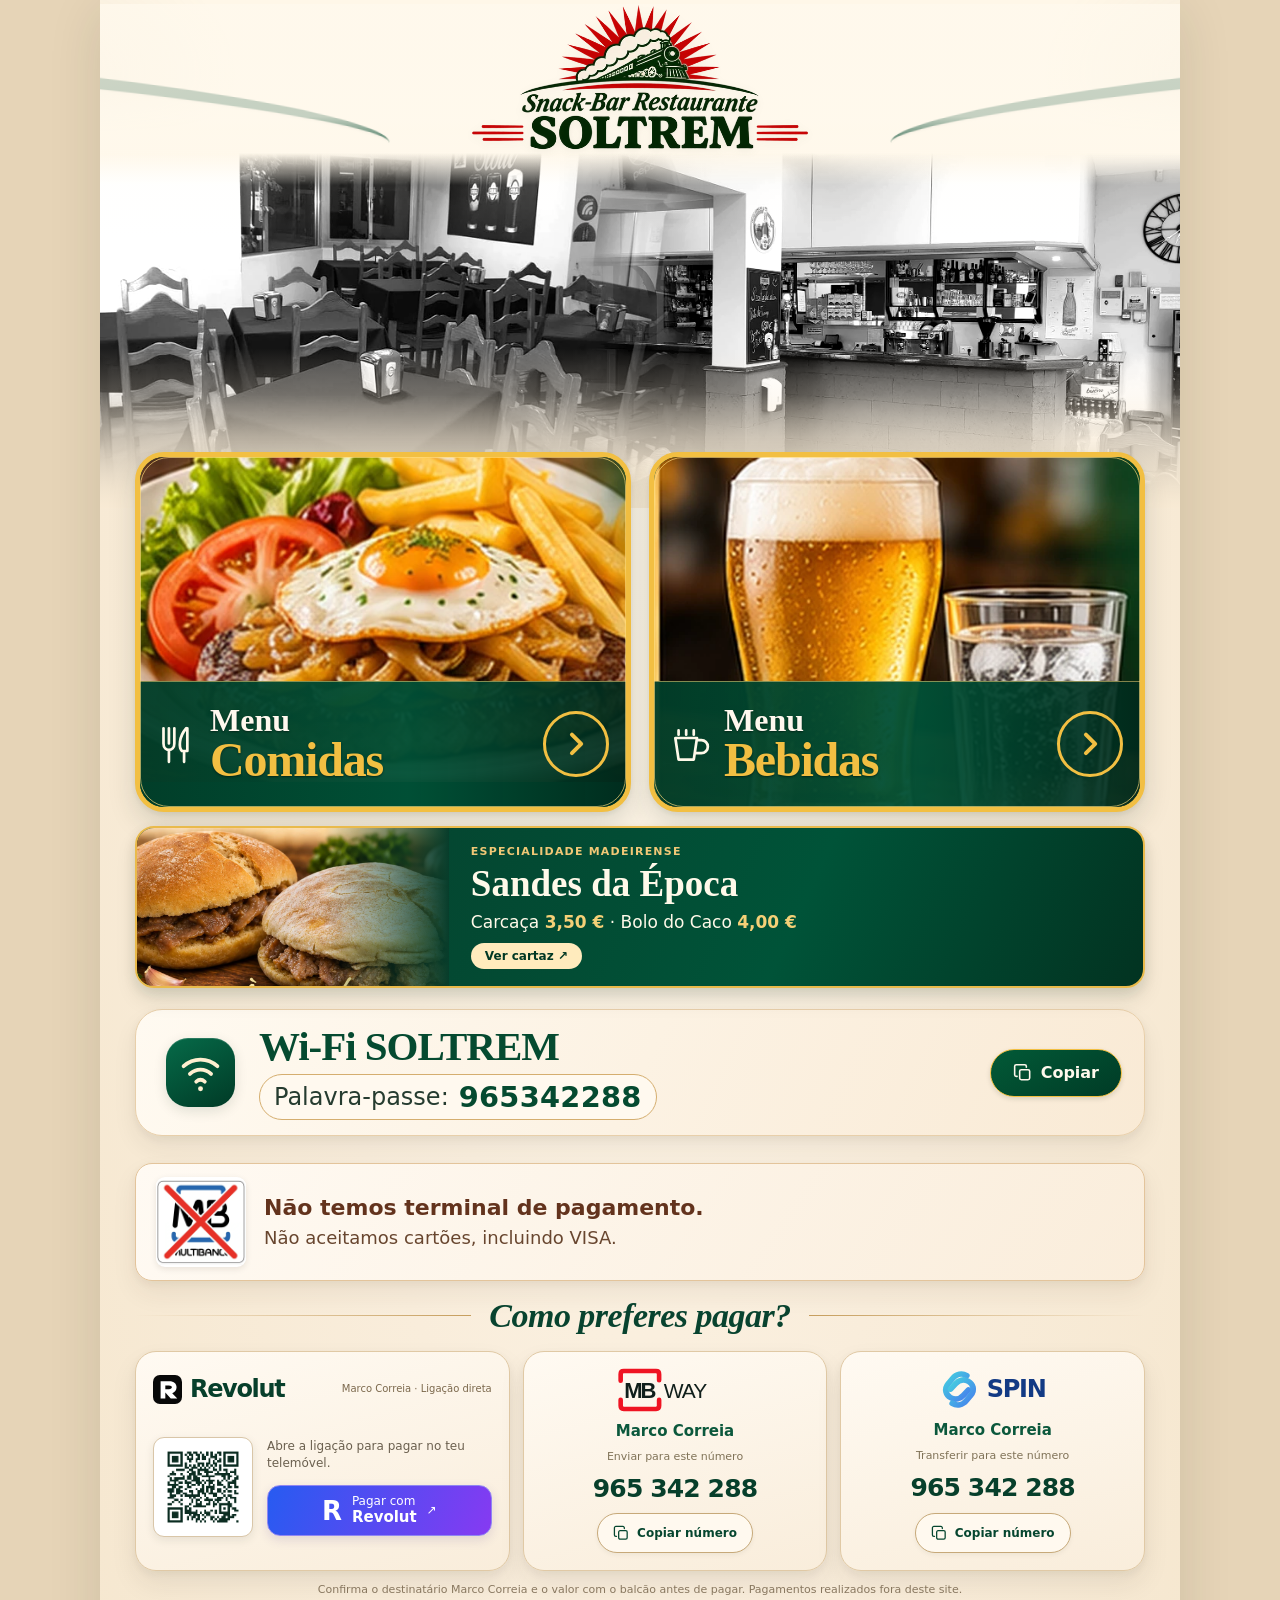
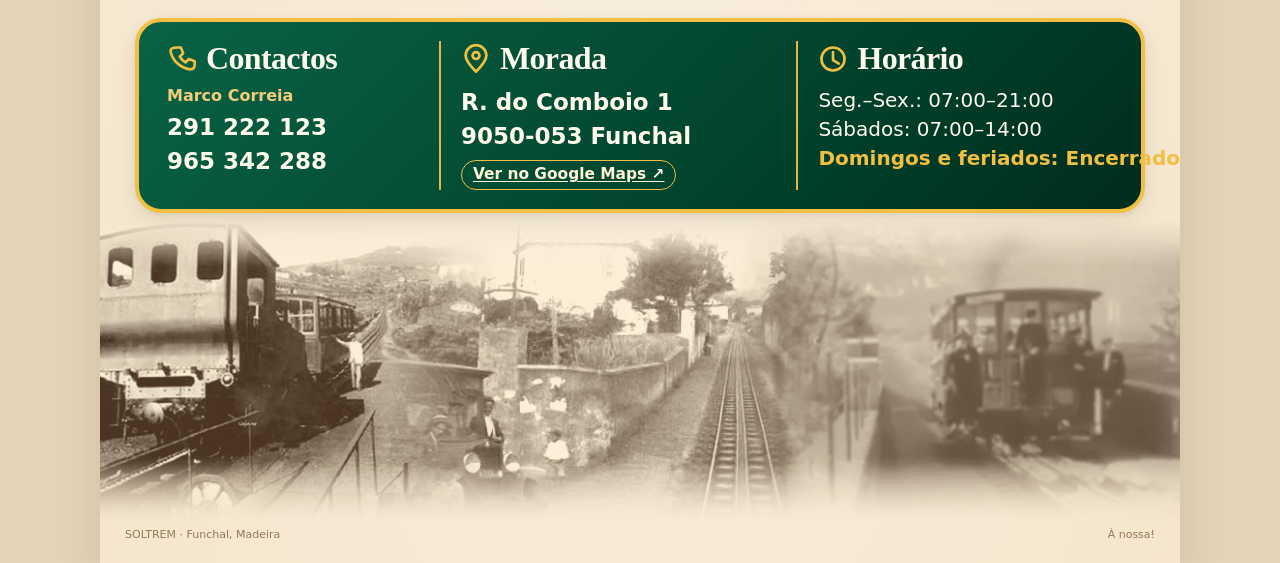
<file: index.html>
<!doctype html>
<html lang="pt-PT">
<head>
  <meta charset="utf-8">
  <meta name="viewport" content="width=device-width, initial-scale=1, viewport-fit=cover">
  <meta name="theme-color" content="#073a27">
  <meta name="description" content="SOLTREM — Snack-Bar Restaurante no Funchal. Consulta os menus de comidas, bebidas e Sandes da Época, Wi-Fi, pagamentos e contactos.">
  <title>SOLTREM | Snack-Bar Restaurante · Funchal</title>
  <link rel="icon" type="image/png" href="assets/favicon.png">
  <link rel="preload" href="assets/logo.webp" as="image" type="image/webp">
  <link rel="preload" href="assets/bar-pb.webp" as="image" type="image/webp">
  <link rel="stylesheet" href="styles.css">
  <link rel="stylesheet" href="viewer.css">
  <script src="menu.js" defer></script>
  <script src="site.js" defer></script>
</head>
<body>
  <a class="skip" href="#menus">Saltar para os menus</a>
  <div class="site-shell">
    <header class="hero" aria-label="SOLTREM — Snack-Bar Restaurante">
      <div class="hero-ornament hero-ornament-left" aria-hidden="true"></div>
      <div class="hero-ornament hero-ornament-right" aria-hidden="true"></div>
      <div class="hero-brand"><img src="assets/logo.webp" width="920" height="307" alt="Snack-Bar Restaurante SOLTREM — logótipo do comboio" fetchpriority="high"></div>
      <div class="hero-bar"><img src="assets/bar-pb.webp" width="2560" height="890" alt="Fotografias reais da sala e do balcão do SOLTREM, a preto e branco"></div>
    </header>

    <main>
      <section id="menus" class="menus section-width" aria-label="Escolher o menu">
        <div class="menu-grid">
          <a class="menu-card menu-card-food" href="comidas.html" data-menu="comidas" aria-label="Abrir o menu de comidas">
            <img src="assets/prego.webp" width="672" height="608" alt="Prego no prato com ovo, batatas e salada" decoding="async">
            <span class="menu-caption">
              <svg class="menu-icon" aria-hidden="true" viewBox="0 0 36 36"><path d="M6 3v14m5-14v14m5-14v14M6 17c0 8 10 8 10 0m-5 7v10M27 3c-7 8-7 18-4 21h5V3m-3 21v10"/></svg>
              <span class="menu-label"><small>Menu</small><strong>Comidas</strong></span>
              <span class="circle-arrow" aria-hidden="true"><svg viewBox="0 0 24 24" fill="none" xmlns="http://www.w3.org/2000/svg"><path d="m9 5 7 7-7 7"/></svg></span>
            </span>
          </a>
          <a class="menu-card" href="bebidas.html" data-menu="bebidas" aria-label="Abrir o menu de bebidas">
            <img src="assets/bebidas-foto.webp" width="632" height="618" alt="Cerveja e copo de água" decoding="async">
            <span class="menu-caption">
              <svg class="menu-icon" aria-hidden="true" viewBox="0 0 36 36"><path d="M4 12h20l-3 20H7L4 12Zm20 2h4a6 6 0 0 1 0 12h-5M7 5v4m7-4v4m7-4v4"/></svg>
              <span class="menu-label"><small>Menu</small><strong>Bebidas</strong></span>
              <span class="circle-arrow" aria-hidden="true"><svg viewBox="0 0 24 24" fill="none" xmlns="http://www.w3.org/2000/svg"><path d="m9 5 7 7-7 7"/></svg></span>
            </span>
          </a>
        </div>
        <a class="special-card" href="epoca.html" data-menu="epoca" aria-label="Abrir o cartaz Sandes da Época — Carne de Vinha d’Alhos">
          <span class="special-photo"><img src="assets/epoca-foto.webp" width="1040" height="500" loading="lazy" decoding="async" alt="Sandes de Carne de Vinha d’Alhos na carcaça e no bolo do caco"></span>
          <span class="special-content">
            <span class="special-eyebrow">Especialidade madeirense</span>
            <strong>Sandes da Época</strong>
            <span class="special-prices">Carcaça <b>3,50 €</b> <span aria-hidden="true">·</span> Bolo do Caco <b>4,00 €</b></span>
            <span class="special-cta">Ver cartaz <span aria-hidden="true">↗</span></span>
          </span>
        </a>
      </section>

      <section id="wifi" class="wifi section-width" aria-labelledby="wifi-heading">
        <span class="wifi-icon-badge" aria-hidden="true">
          <svg class="wifi-symbol" viewBox="0 0 64 64" fill="none">
            <path d="M8 23c13.6-12.4 34.4-12.4 48 0"/>
            <path d="M17 34c8.6-8 21.4-8 30 0"/>
            <path d="M26 45c3.7-3.2 8.3-3.2 12 0"/>
            <circle cx="32" cy="55" r="3.5"/>
          </svg>
        </span>
        <div class="wifi-detail">
          <h2 id="wifi-heading">Wi-Fi <span>SOLTREM</span></h2>
          <p>Palavra-passe: <strong>965342288</strong></p>
        </div>
        <button type="button" class="copy-button wifi-button" data-copy="965342288" data-label="Palavra-passe Wi-Fi">
          <svg aria-hidden="true" viewBox="0 0 24 24"><rect x="8" y="8" width="12" height="12" rx="2"/><path d="M16 5V4a2 2 0 0 0-2-2H4a2 2 0 0 0-2 2v10a2 2 0 0 0 2 2h1"/></svg><span>Copiar</span>
        </button>
      </section>

      <section id="pagamentos" class="payments section-width" aria-labelledby="payments-heading">
        <div class="card-warning" role="note" aria-label="Não temos terminal de pagamento. Não aceitamos cartões, incluindo VISA.">
          <img class="card-warning-photo" src="assets/multibanco-riscado.webp" width="1520" height="1445" loading="lazy" decoding="async" alt="Símbolo MULTIBANCO riscado com uma cruz vermelha">
          <div class="card-warning-message">
            <strong>Não temos terminal de pagamento.</strong>
            <span>Não aceitamos cartões, incluindo VISA.</span>
          </div>
        </div>
        <div class="payments-heading">
          <span class="payments-heading-line" aria-hidden="true"></span>
          <h2 id="payments-heading">Como preferes pagar?</h2>
          <span class="payments-heading-line" aria-hidden="true"></span>
        </div>
        <div class="payment-grid">
          <article class="pay-option pay-option-revolut" aria-label="Pagar com Revolut">
            <div class="pay-option-top">
              <div class="pay-brand pay-brand-revolut"><img src="assets/brand-revolut.svg" width="30" height="30" alt=""><strong>Revolut</strong></div>
              <span class="pay-kind">Marco Correia · Ligação direta</span>
            </div>
            <div class="pay-option-revolut-main">
              <button class="pay-qr" type="button" data-qr-open aria-label="Ampliar QR Code da Revolut"><img src="assets/revolut-qr.png" width="118" height="118" alt="QR Code de pagamento Revolut"></button>
              <div class="pay-revolut-actions">
                <p>Abre a ligação para pagar no teu telemóvel.</p>
                <a class="pay-revolut-button" href="https://revolut.me/marcocorreia73" rel="noopener noreferrer" target="_blank"><span class="pay-revolut-r">R</span><span>Pagar com <strong>Revolut</strong></span><span aria-hidden="true">↗</span></a>
              </div>
            </div>
          </article>
          <article class="pay-option pay-option-mbway" aria-label="Pagar com MB WAY">
            <div class="pay-option-top"><img class="pay-brand-img pay-mbway-logo" src="assets/brand-mbway.svg" width="162" height="62" alt="MB WAY"></div>
            <span class="pay-recipient">Marco Correia</span>
            <span class="pay-phone-label">Enviar para este número</span>
            <strong class="pay-number">965 342 288</strong>
            <button type="button" class="pay-copy" data-copy="965342288" data-label="Número MB WAY" aria-label="Copiar número MB WAY"><svg aria-hidden="true" viewBox="0 0 24 24"><rect x="8" y="8" width="12" height="12" rx="2"/><path d="M16 5V4a2 2 0 0 0-2-2H4a2 2 0 0 0-2 2v10a2 2 0 0 0 2 2h1"/></svg><span>Copiar número</span></button>
          </article>
          <article class="pay-option pay-option-spin" aria-label="Transferência por SPIN">
            <div class="pay-option-top"><div class="pay-brand pay-brand-spin"><img src="assets/brand-spin.svg" width="39" height="39" alt=""><strong>SPIN</strong></div></div>
            <span class="pay-recipient">Marco Correia</span>
            <span class="pay-phone-label">Transferir para este número</span>
            <strong class="pay-number">965 342 288</strong>
            <button type="button" class="pay-copy" data-copy="965342288" data-label="Número SPIN" aria-label="Copiar número SPIN"><svg aria-hidden="true" viewBox="0 0 24 24"><rect x="8" y="8" width="12" height="12" rx="2"/><path d="M16 5V4a2 2 0 0 0-2-2H4a2 2 0 0 0-2 2v10a2 2 0 0 0 2 2h1"/></svg><span>Copiar número</span></button>
          </article>
        </div>
        <p class="payment-disclaimer">Confirma o destinatário Marco Correia e o valor com o balcão antes de pagar. Pagamentos realizados fora deste site.</p>
      </section>

      <section id="contactos" class="contacts section-width" aria-label="Contactos, morada e horário">
        <div class="contact-group">
          <h2><svg viewBox="0 0 26 26" aria-hidden="true"><path d="M9 3h3l2 5-3 3a17 17 0 0 0 5 5l3-3 5 2v3c0 3-2 4-4 4A20 20 0 0 1 3 6c0-2 2-3 6-3"/></svg>Contactos</h2>
          <span class="contact-recipient">Marco Correia</span><a href="tel:+351291222123">291 222 123</a><a href="tel:+351965342288">965 342 288</a>
        </div>
        <div class="contact-group">
          <h2><svg viewBox="0 0 26 26" aria-hidden="true"><path d="M13 24S4 15 4 10a9 9 0 1 1 18 0c0 5-9 14-9 14Z"/><circle cx="13" cy="10" r="3"/></svg>Morada</h2>
          <a href="https://www.google.com/maps/search/?api=1&amp;query=R.%20do%20Comboio%201%2C%209050-053%20Funchal%2C%20Portugal" target="_blank" rel="noopener noreferrer">R. do Comboio 1<br>9050-053 Funchal<span class="maps-link">Ver no Google Maps ↗</span></a>
        </div>
        <div class="contact-group">
          <h2><svg viewBox="0 0 26 26" aria-hidden="true"><circle cx="13" cy="13" r="10"/><path d="M13 7v7l5 3"/></svg>Horário</h2>
          <p>Seg.–Sex.: 07:00–21:00<br>Sábados: 07:00–14:00<br><strong>Domingos e feriados: Encerrado</strong></p>
        </div>
      </section>

      <div class="railway-history" role="img" aria-label="Fotografias históricas do antigo caminho de ferro da Madeira"></div>
    </main>
    <footer class="footer"><span>SOLTREM · Funchal, Madeira</span><span>À nossa!</span></footer>
  </div>

  <dialog class="qr-dialog" id="qr-dialog" aria-labelledby="qr-heading">
    <div class="qr-dialog-content">
      <div class="qr-dialog-top"><h2 id="qr-heading">Pagar com Revolut</h2><button type="button" data-qr-close aria-label="Fechar QR Code">×</button></div>
      <img src="assets/revolut-qr.png" width="320" height="320" alt="Código QR para abrir o pagamento Revolut do Marco">
      <p>Podes ler este QR noutro dispositivo ou abrir diretamente a página de pagamento.</p>
      <a class="qr-pay-link" href="https://revolut.me/marcocorreia73" rel="noopener noreferrer" target="_blank">Abrir Revolut ↗</a>
    </div>
  </dialog>
  <div class="toast" id="toast" hidden role="status" aria-live="polite"></div>
</body>
</html>
</file>
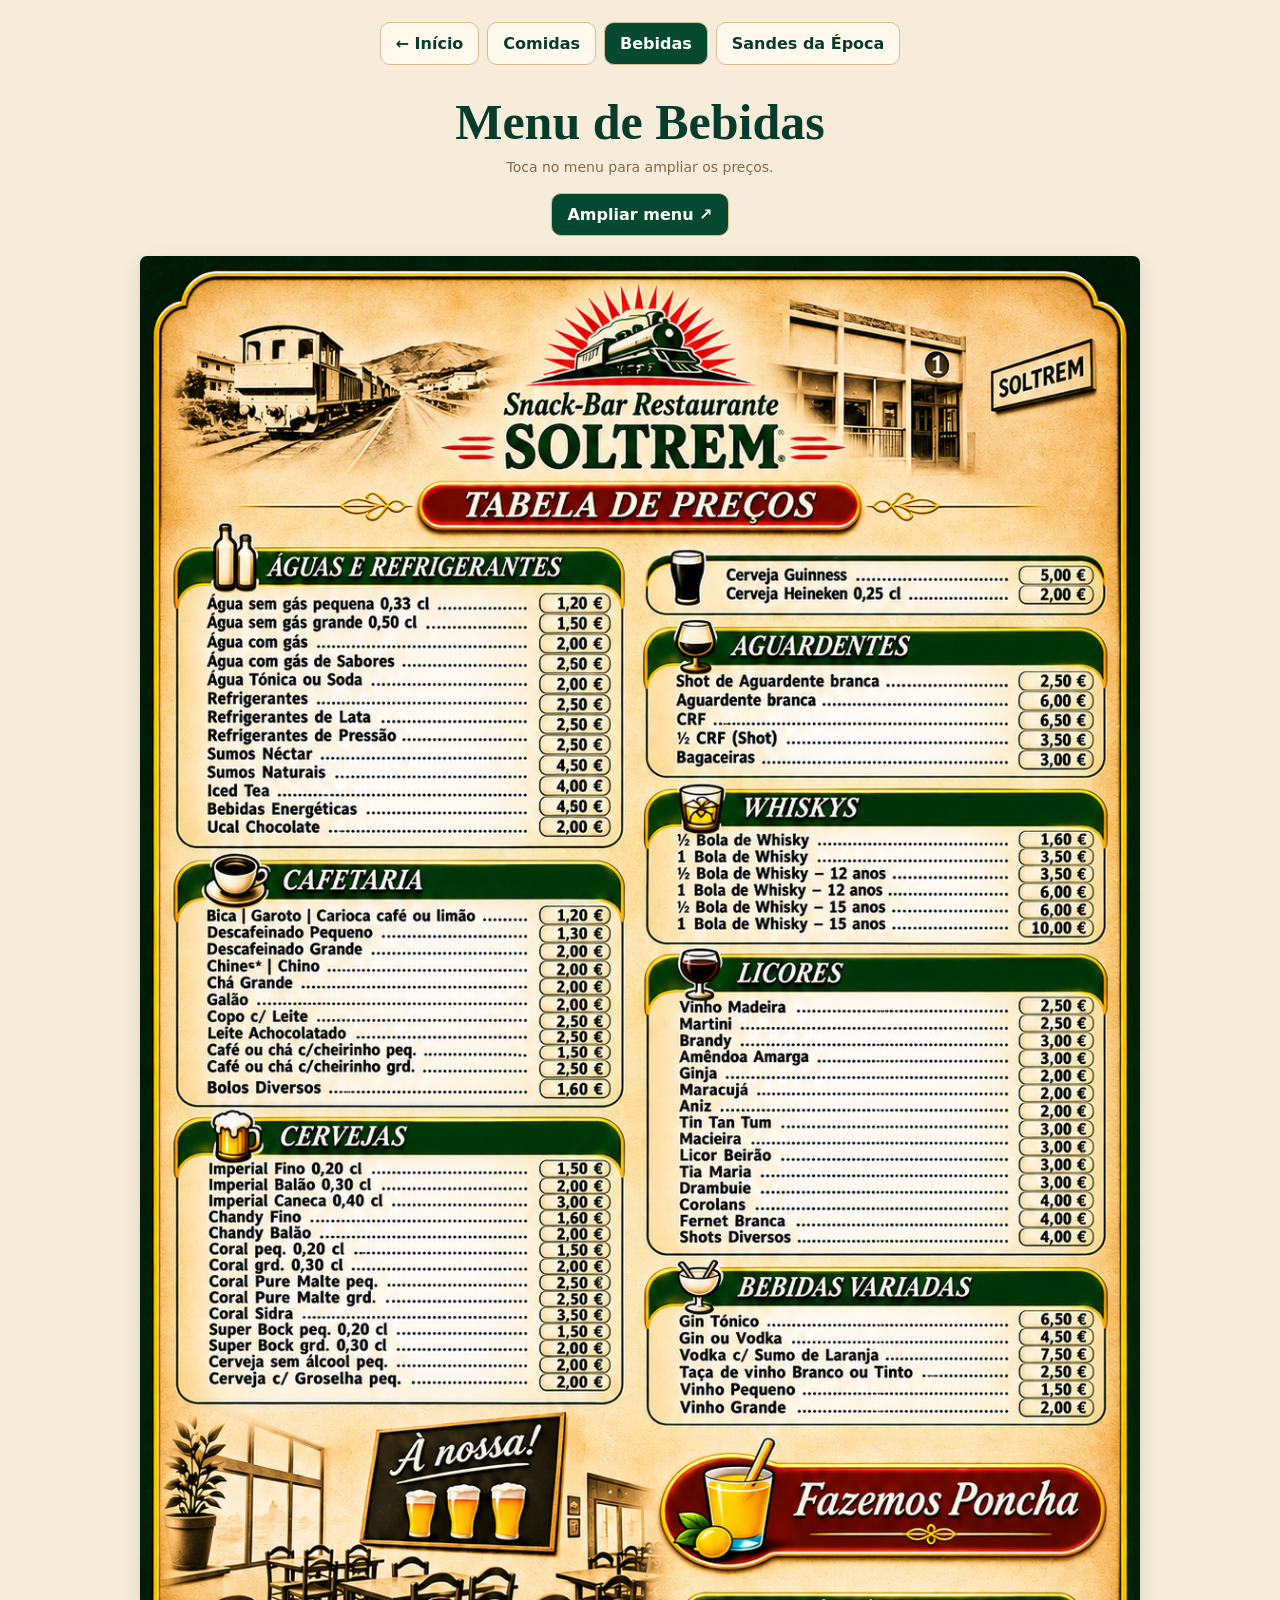
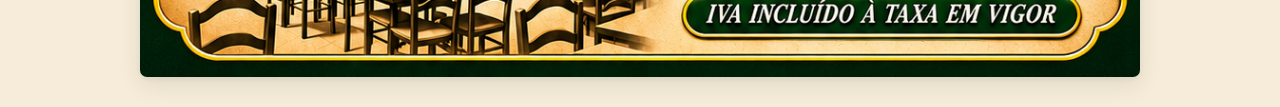
<file: bebidas.html>
<!doctype html><html lang="pt-PT"><head><meta charset="utf-8"><meta name="viewport" content="width=device-width, initial-scale=1"><meta name="theme-color" content="#063b29"><title>Bebidas | SOLTREM</title><link rel="icon" href="assets/favicon.png"><link rel="stylesheet" href="styles.css"><link rel="stylesheet" href="viewer.css"><script src="menu.js" defer></script></head><body class="menu-page"><main class="menu-page-container"><nav aria-label="Navegação"><a href="index.html">← Início</a><a href="comidas.html">Comidas</a><a href="bebidas.html" aria-current="page">Bebidas</a><a href="epoca.html">Sandes da Época</a></nav><h1>Menu de Bebidas</h1><p>Toca no menu para ampliar os preços.</p><a href="assets/bebidas.webp" data-menu="bebidas" class="open-sheet">Ampliar menu ↗</a><a href="assets/bebidas.webp" data-menu="bebidas" aria-label="Ampliar imagem de menu de bebidas"><img src="assets/bebidas.webp" width="1052" height="1495" alt="Tabela de preços de bebidas SOLTREM"></a></main></body></html>
</file>
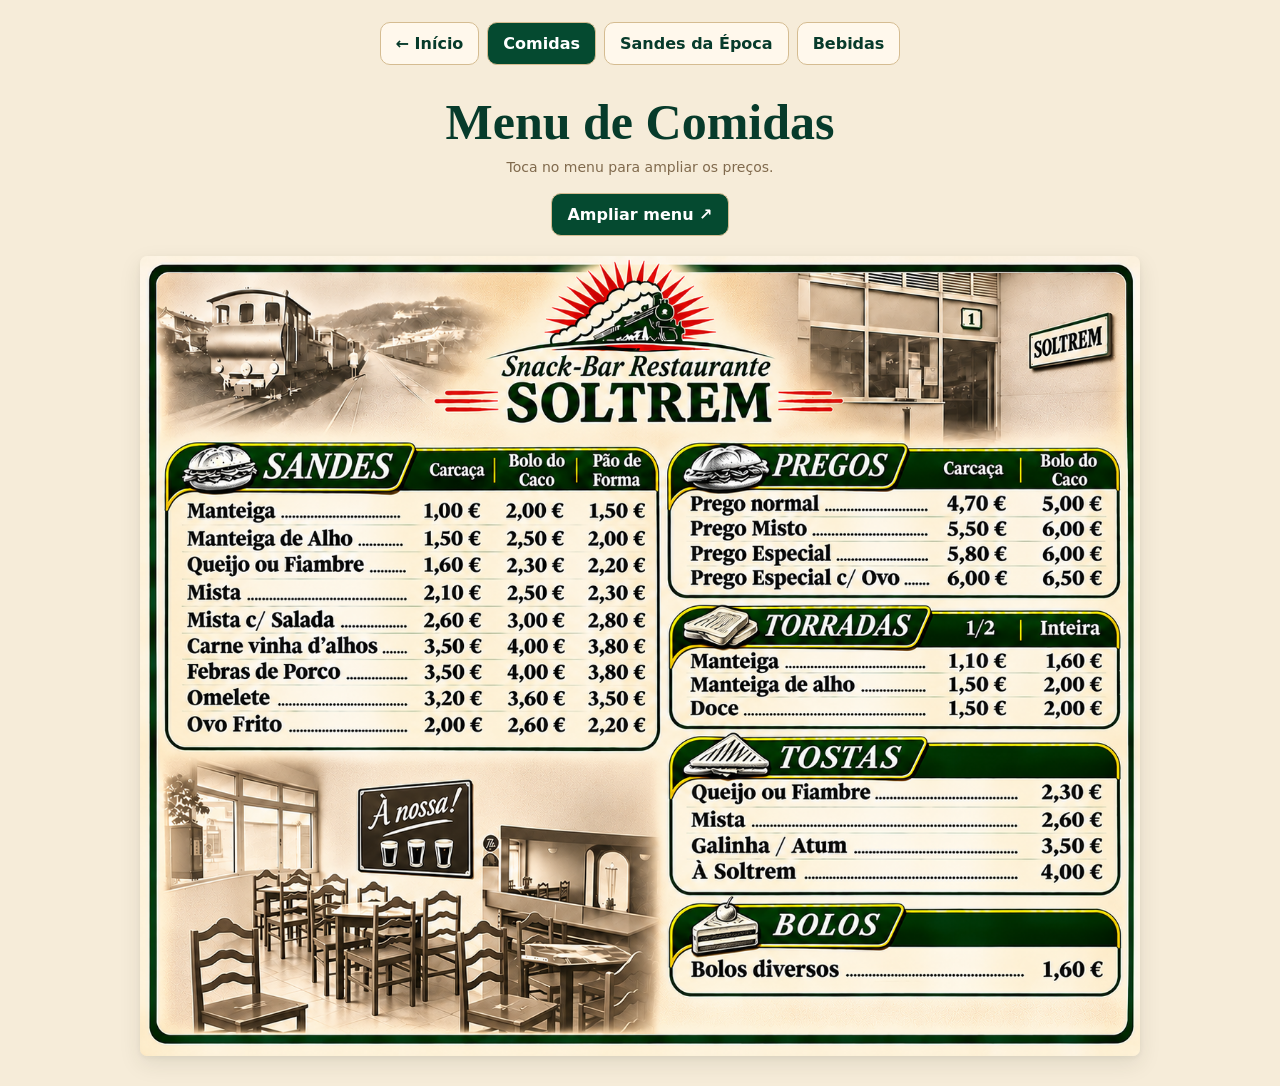
<file: comidas.html>
<!doctype html><html lang="pt-PT"><head><meta charset="utf-8"><meta name="viewport" content="width=device-width, initial-scale=1"><meta name="theme-color" content="#063b29"><title>Comidas | SOLTREM</title><link rel="icon" href="assets/favicon.png"><link rel="stylesheet" href="styles.css"><link rel="stylesheet" href="viewer.css"><script src="menu.js" defer></script></head><body class="menu-page"><main class="menu-page-container"><nav aria-label="Navegação"><a href="index.html">← Início</a><a href="comidas.html" aria-current="page">Comidas</a><a href="epoca.html">Sandes da Época</a><a href="bebidas.html">Bebidas</a></nav><h1>Menu de Comidas</h1><p>Toca no menu para ampliar os preços.</p><a href="assets/comidas.webp" data-menu="comidas" class="open-sheet">Ampliar menu ↗</a><a href="assets/comidas.webp" data-menu="comidas" aria-label="Ampliar imagem de menu de comidas"><img src="assets/comidas.webp" width="1402" height="1122" alt="Menu completo de comidas do SOLTREM"></a></main></body></html>
</file>
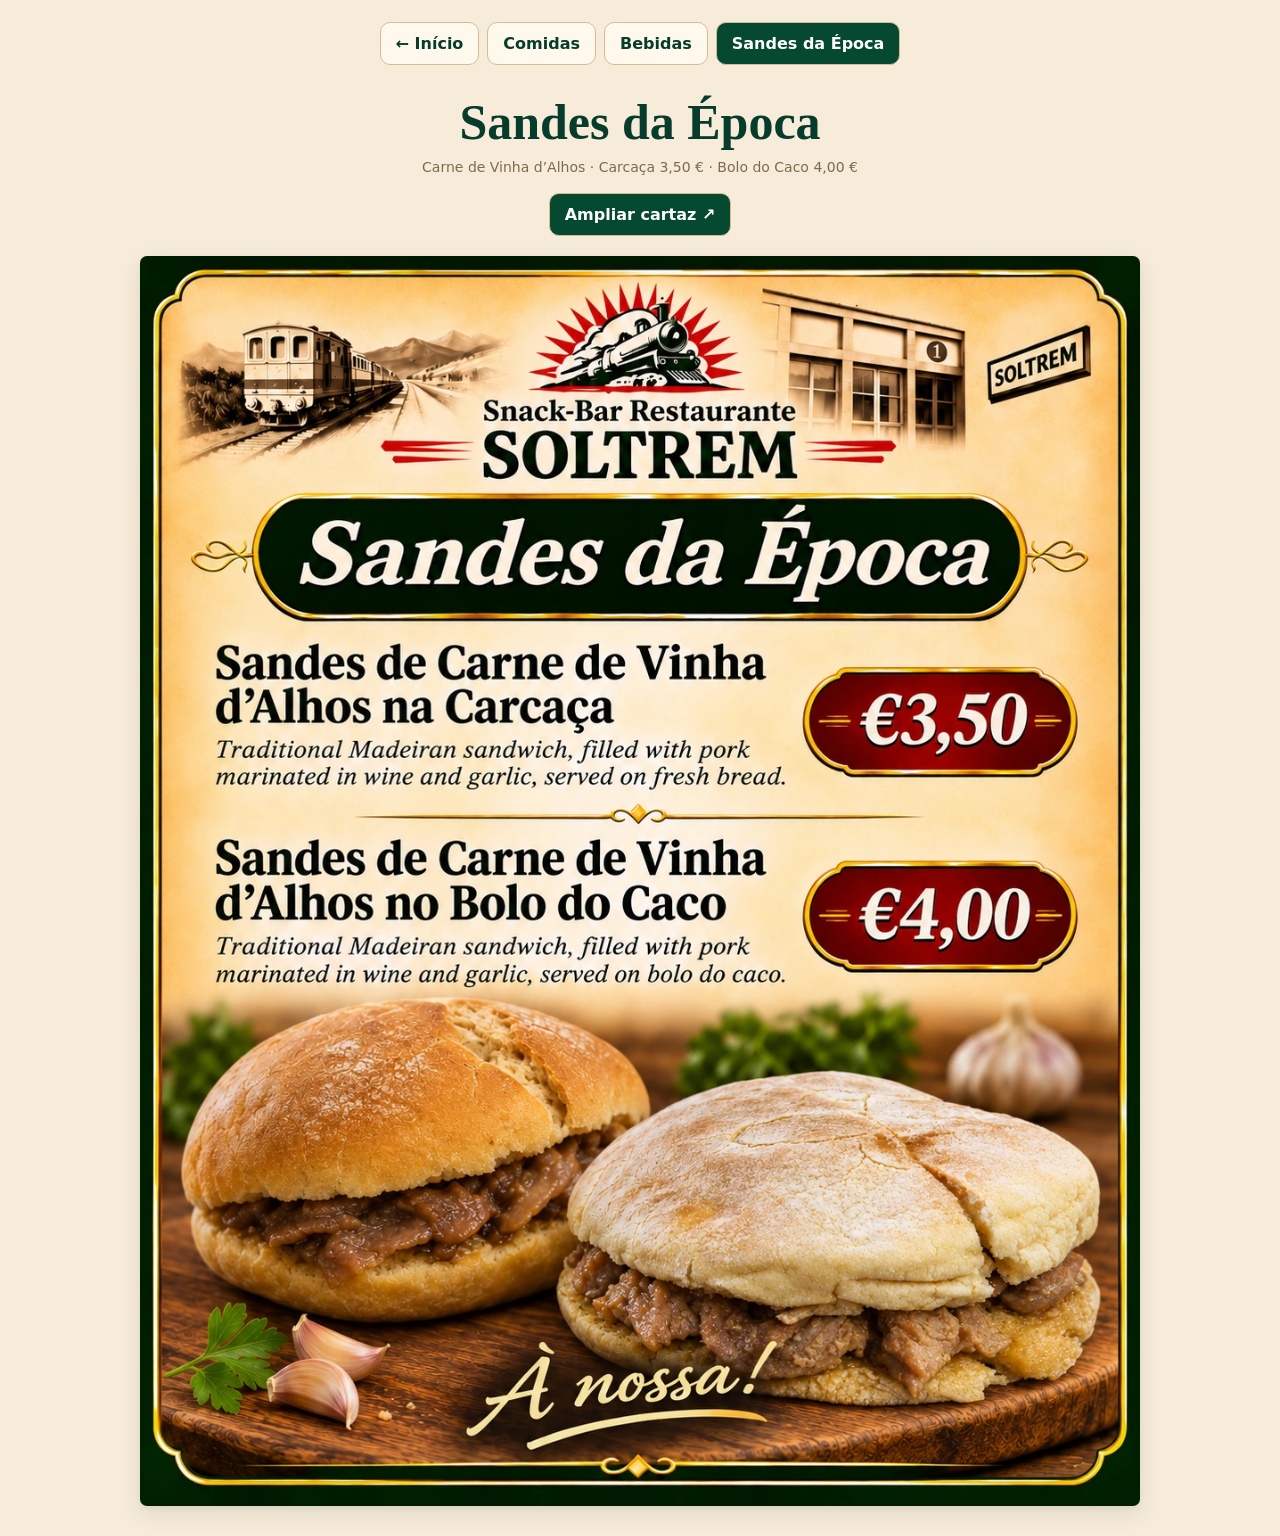
<file: epoca.html>
<!doctype html><html lang="pt-PT"><head><meta charset="utf-8"><meta name="viewport" content="width=device-width, initial-scale=1"><meta name="theme-color" content="#063b29"><title>Sandes da Época | SOLTREM</title><link rel="icon" href="assets/favicon.png"><link rel="stylesheet" href="styles.css"><link rel="stylesheet" href="viewer.css"><script src="menu.js" defer></script></head><body class="menu-page"><main class="menu-page-container"><nav aria-label="Navegação"><a href="index.html">← Início</a><a href="comidas.html">Comidas</a><a href="bebidas.html">Bebidas</a><a href="epoca.html" aria-current="page">Sandes da Época</a></nav><h1>Sandes da Época</h1><p>Carne de Vinha d’Alhos · Carcaça 3,50 € · Bolo do Caco 4,00 €</p><a href="assets/epoca.webp" data-menu="epoca" class="open-sheet">Ampliar cartaz ↗</a><a href="assets/epoca.webp" data-menu="epoca" aria-label="Ampliar cartaz Sandes da Época"><img src="assets/epoca.webp" width="1122" height="1402" alt="Cartaz Sandes da Época com duas sandes e preços 3,50 e 4,00 euros"></a></main></body></html>
</file>
<file: styles.css>
:root{color-scheme:light;--paper:#fbefdb;--cream:#fff7e9;--deep:#00331f;--forest:#054a30;--forest2:#07563c;--gold:#f2bf42;--gold-soft:#d5ae6f;--ink:#073b2b;--muted:#806a4d;--serif:Georgia,'Times New Roman',serif;--sans:system-ui,-apple-system,BlinkMacSystemFont,'Segoe UI',sans-serif;--shadow-card:0 2px 5px rgb(28 46 34 / 7%),0 12px 28px rgb(28 46 34 / 15%);--shadow-card-hover:0 3px 7px rgb(28 46 34 / 8%),0 17px 32px rgb(28 46 34 / 18%);--shadow-panel:0 2px 5px rgb(35 45 32 / 5%),0 8px 22px rgb(35 45 32 / 10%);--shadow-control:0 2px 5px rgb(0 28 18 / 13%);--shadow-overlay:0 16px 50px rgb(0 24 14 / 28%)}
*,*::before,*::after{box-sizing:border-box}
html{scroll-behavior:smooth;-webkit-text-size-adjust:100%}
body{margin:0;color:var(--ink);background:#e6d4b7;font-family:var(--sans);overflow-x:hidden}
img{max-width:100%;display:block}
a{color:inherit}
a,button{-webkit-tap-highlight-color:transparent}
button{font:inherit;cursor:pointer}
:focus-visible{outline:3px solid #c78325;outline-offset:3px}
[hidden]{display:none!important}
.skip{position:absolute;left:-9999px;top:8px;z-index:500;padding:9px;background:white}.skip:focus{left:8px}
.site-shell{position:relative;overflow:hidden;max-width:1080px;min-height:100vh;margin:0 auto;background:radial-gradient(ellipse at 50% 0,#fff9ed 2%,#f9eddb 52%,#f5e6cd 100%);box-shadow:0 12px 50px rgb(27 40 28 / 12%)}
.section-width{width:calc(100% - 44px);max-width:1010px;margin-left:auto;margin-right:auto}
/* Logo on parchment, real bar photography in black and white */
.hero{position:relative;isolation:isolate;overflow:hidden;padding-top:4px;background:linear-gradient(180deg,#fff7e8 0%,#fff9ed 49%,#f7ead5 100%)}
.hero::before,.hero::after{content:'';position:absolute;top:81px;width:42%;height:42px;border-top:12px solid var(--forest);z-index:0;pointer-events:none;filter:drop-shadow(0 1px 1px rgb(45 34 20 / 9%))}
.hero::before{left:-15%;border-radius:0 100% 0 0;transform:rotate(5deg)}
.hero::after{right:-15%;border-radius:100% 0 0 0;transform:rotate(-5deg)}
.hero-ornament{position:absolute;z-index:0;top:-70px;width:270px;height:180px;pointer-events:none;opacity:.32;background:radial-gradient(ellipse at 15% 80%,#a38b5c70,transparent 67%);filter:blur(14px)}
.hero-ornament-left{left:-120px}.hero-ornament-right{right:-120px;transform:scaleX(-1)}
.hero-brand{position:relative;z-index:3;display:grid;place-items:center;min-height:145px;padding:0 12px;background:linear-gradient(180deg,#fff9edcf,#fff9edc4 72%,#fff9ed00)}
.hero-brand img{width:min(55%,470px);height:auto;filter:drop-shadow(0 2px 4px rgb(43 59 43 / 7%))}
.hero-bar{position:relative;height:clamp(220px,34vw,355px);margin-top:-7px;overflow:hidden}
.hero-bar img{width:100%;height:100%;object-fit:cover;object-position:center 47%;filter:grayscale(1) contrast(1.07);mask-image:linear-gradient(to bottom,transparent 0%,#000 9%,#000 68%,transparent 100%);-webkit-mask-image:linear-gradient(to bottom,transparent 0%,#000 9%,#000 68%,transparent 100%)}
.hero-bar::after{content:'';position:absolute;inset:0;background:linear-gradient(to bottom,#fff7e81c 0%,transparent 24%,transparent 55%,#f8ead4dd 100%);pointer-events:none}
/* Food and drinks, side by side even on small devices */
.menus{position:relative;z-index:5;margin-top:-56px}
.menu-grid{display:grid;grid-template-columns:repeat(2,minmax(0,1fr));gap:18px}
.menu-card{position:relative;display:block;min-width:0;aspect-ratio:1.38;overflow:hidden;border:5px solid var(--gold);border-radius:29px;background:var(--forest);color:var(--cream);box-shadow:var(--shadow-card);text-decoration:none;isolation:isolate;transition:transform .24s ease,box-shadow .24s ease}
.menu-card::after{content:'';position:absolute;inset:0;border:1px solid #ffdc7ca8;border-radius:inherit;pointer-events:none}
.menu-card>img{width:100%;height:100%;object-fit:cover;object-position:center 47%;transition:transform .45s ease}
.menu-card:hover{transform:translateY(-2px);box-shadow:var(--shadow-card-hover)}.menu-card:hover>img{transform:scale(1.04)}
.menu-caption{position:absolute;inset:auto 0 0;min-height:32%;padding:10px 17px;display:grid;grid-template-columns:auto 1fr auto;align-items:center;gap:14px;color:#fff8ea;background:linear-gradient(90deg,#013e29f5 2%,#005036f3 55%,#002a1ceb 100%);border-top:1px solid #f3ce7288}
.menu-icon{width:39px;height:39px;fill:none;stroke:#fff9e9;stroke-width:2.5;stroke-linecap:round;stroke-linejoin:round}
.menu-label{display:grid;align-content:center;line-height:1.02;min-width:0;font-family:var(--serif);text-shadow:0 1px 2px #001b11b4}
.menu-label small{font-size:clamp(15px,2.7vw,32px);color:#fff8ee;font-weight:700}
.menu-label strong{font-size:clamp(22px,4vw,48px);color:var(--gold);font-weight:800;letter-spacing:-.025em}
.circle-arrow{display:grid;place-items:center;width:clamp(38px,6vw,66px);height:clamp(38px,6vw,66px);border:3px solid var(--gold);border-radius:50%;font:500 clamp(29px,5vw,56px)/.8 var(--sans);color:var(--gold);padding-bottom:7px;transition:background .2s,color .2s}
.menu-card:hover .circle-arrow{background:var(--gold);color:var(--forest)}
/* WiFi: large readable numeric password, one-click copy */
.wifi{margin-top:21px;min-height:106px;display:grid;grid-template-columns:105px minmax(0,1fr) auto;align-items:center;gap:16px;padding:14px 24px;background:linear-gradient(130deg,#fff9ef,#f9e9cf);border:1px solid #ebc998;border-radius:27px;box-shadow:var(--shadow-panel)}
.wifi-symbol{width:68px;height:68px;justify-self:center;fill:var(--forest);stroke:var(--forest);stroke-width:5.7;stroke-linecap:round}
.wifi-detail{min-width:0;border-left:3px solid var(--forest);padding-left:25px}
.wifi-detail h2{margin:0;color:var(--forest);font:800 clamp(26px,4vw,45px)/1.03 var(--serif);letter-spacing:-.025em;white-space:nowrap}
.wifi-detail h2 span{font-weight:800}
.wifi-detail p{display:inline-flex;align-items:center;gap:10px;max-width:100%;margin:9px 0 0;padding:5px 14px;border:1.5px solid var(--gold-soft);border-radius:999px;background:#fff9ef;color:#263c30;font-size:clamp(13px,2vw,24px);white-space:nowrap}
.wifi-detail p strong{font-size:1.2em;letter-spacing:.01em;color:var(--forest)}
.copy-button{display:inline-flex;align-items:center;justify-content:center;gap:8px;background:linear-gradient(150deg,#025a37,#003b26);color:#fff9ed;border:1.5px solid var(--gold);border-radius:999px;font-weight:760;min-height:48px;padding:10px 22px;box-shadow:var(--shadow-control)}
.copy-button svg,.payment-copy svg{width:20px;height:20px;fill:none;stroke:currentColor;stroke-width:1.9;stroke-linecap:round;stroke-linejoin:round}
.copy-button:hover{background:#087348;box-shadow:0 3px 9px rgb(0 28 18 / 14%)}
/* Payment bar has a visible Revolut button and transparent brand marks. */
.payments{margin-top:19px}
.payment-board{position:relative;overflow:hidden;display:grid;grid-template-columns:.84fr 1.7fr 1.2fr 1.15fr;align-items:stretch;min-height:145px;background:linear-gradient(130deg,#045d3a 0%,#003b26 58%,#002d1c 100%);border:3px solid #efc457;border-radius:29px;color:white;box-shadow:0 5px 12px rgb(43 34 18 / 10%),0 16px 28px rgb(0 36 24 / 17%),0 1px 0 rgb(255 248 235 / 10%) inset;padding:17px 12px}
.payment-board::before{content:'';position:absolute;inset:6px;border:1px solid rgb(255 231 179 / 14%);border-radius:23px;pointer-events:none}
.payment-header,.payment-method{display:flex;flex-direction:column;align-items:center;justify-content:center;gap:7px;min-width:0;padding:0 12px;text-align:center}
.payment-header{border-right:1px solid rgb(243 208 132 / 34%)}
.payment-header svg{width:48px;height:38px;fill:none;stroke:#fff7e9;stroke-width:2;stroke-linecap:round;stroke-linejoin:round}
.payment-header h2{margin:0;font:700 clamp(17px,2.6vw,31px)/1 var(--serif);letter-spacing:-.03em}
.payment-method+.payment-method{border-left:1px solid rgb(243 208 132 / 34%)}
.brand-revolut,.spin-brand{display:inline-flex;align-items:center;justify-content:center;gap:5px;font-weight:850;font-size:clamp(20px,2.7vw,33px);line-height:1;letter-spacing:-.045em;white-space:nowrap}
.brand-revolut img{width:30px;height:30px}
.spin-brand img{width:39px;height:39px}
.revolut-body{display:flex;align-items:center;gap:10px;justify-content:center;width:100%}
.qr-trigger{padding:3px;border:0;border-radius:5px;background:white;box-shadow:0 2px 7px rgb(0 20 14 / 19%);flex-shrink:0;line-height:0}
.qr-trigger img{width:clamp(60px,8vw,100px);height:auto}
.revolut-link{display:flex;align-items:center;justify-content:center;gap:7px;min-height:64px;min-width:0;padding:8px 12px;text-decoration:none;border-radius:17px;border:2px solid #9c96ff;box-shadow:0 3px 9px rgb(16 18 67 / 20%),inset 0 1px 0 rgb(255 255 255 / 23%);background:linear-gradient(135deg,#175cfd,#a12ef7);color:white;font-size:clamp(11px,1.5vw,17px);line-height:1.1;white-space:nowrap;transition:filter .15s,transform .15s}
.revolut-link strong{font-size:1.2em}.revolut-link:hover{transform:translateY(-2px);filter:brightness(1.12)}
.revolut-letter{font-size:clamp(24px,3vw,40px);font-weight:1000}.revolut-link>span:last-child{font-size:26px;font-weight:400}
.mbway-symbol{width:min(130px,100%);height:48px;object-fit:contain}
.payment-phone{font-size:clamp(14px,2.3vw,25px);font-weight:800;margin:3px 0;white-space:nowrap}
.payment-copy{display:inline-flex;justify-content:center;align-items:center;gap:6px;padding:7px 11px;border:1px solid #f0d59c;border-radius:999px;background:#fff8e8;color:var(--deep);font-size:12px;font-weight:800;min-height:31px;box-shadow:0 2px 6px rgb(0 25 16 / 8%);transition:box-shadow .2s ease,background .2s ease}
.payment-copy:hover{background:#f9df9f;box-shadow:0 5px 12px rgb(0 20 14 / 15%)}
.payment-disclaimer{text-align:center;font-size:11px;margin:10px 10px 0;color:#7c6746}
/* Contact data is actual working tel: and maps URLs. */
.contacts{margin-top:19px;display:grid;grid-template-columns:.98fr 1.2fr 1.13fr;min-height:150px;padding:19px 8px;background:linear-gradient(135deg,#086344,#003c28 75%,#002c1c);border:4px solid var(--gold);border-radius:26px;box-shadow:var(--shadow-panel);color:#fff9ec}
.contact-group{min-width:0;padding:0 20px}
.contact-group+.contact-group{border-left:2px solid #e4b94b}
.contact-group h2{display:flex;align-items:center;gap:9px;margin:0 0 10px;font:800 clamp(20px,2.6vw,32px)/1.1 var(--serif);letter-spacing:-.02em}
.contact-group h2 svg{width:30px;height:30px;flex-shrink:0;fill:none;stroke:var(--gold);stroke-width:2.3;stroke-linecap:round;stroke-linejoin:round}
.contact-group>a{display:block;text-decoration:none;font-size:clamp(14px,2.2vw,23px);font-weight:650;line-height:1.46}
.contact-group>a:hover{text-decoration:underline;text-decoration-color:var(--gold)}
.maps-link{display:block;width:max-content;max-width:100%;margin-top:7px;padding:5px 11px;border:1.5px solid var(--gold);border-radius:999px;color:#fff6d8;font-size:.67em;line-height:1.15;white-space:nowrap;text-decoration:underline;text-underline-offset:2px}
.contact-group p{margin:0;font-size:clamp(13px,1.9vw,20px);line-height:1.45;white-space:nowrap}
.contact-group p strong{color:var(--gold)}
.railway-history{height:clamp(180px,24vw,300px);margin-top:8px;background:url('assets/historia.webp') center center/cover no-repeat;mask-image:linear-gradient(to bottom,transparent 0%,#000 15%,#000 81%,transparent 100%);-webkit-mask-image:linear-gradient(to bottom,transparent 0%,#000 15%,#000 81%,transparent 100%)}
.footer{display:flex;justify-content:space-between;gap:16px;padding:7px 25px 22px;font-size:11px;color:#947958}
/* QR modal */
.qr-dialog{border:1px solid #cba766;border-radius:19px;padding:0;width:min(calc(100% - 24px),430px);max-width:none;max-height:92dvh;background:#fff8eb;color:var(--ink);box-shadow:var(--shadow-overlay)}
.qr-dialog::backdrop{background:#001c13d9}
.qr-dialog-content{display:grid;justify-items:center;gap:12px;padding:20px}
.qr-dialog-top{display:flex;align-items:center;justify-content:space-between;gap:8px;width:100%}
.qr-dialog-top h2{margin:0;font:700 26px var(--serif)}
.qr-dialog-top button{width:44px;height:44px;border-radius:10px;background:#fff;border:1px solid #d8be8e;color:var(--ink);font-size:24px}
.qr-dialog-content img{width:min(100%,290px);height:auto}
.qr-dialog-content p{font-size:13px;max-width:310px;text-align:center;margin:0}
.qr-pay-link{display:block;text-align:center;text-decoration:none;background:var(--forest);color:white;padding:13px 17px;min-width:240px;border-radius:999px;font-weight:750}
.toast{position:fixed;z-index:100;bottom:max(16px,env(safe-area-inset-bottom));left:50%;transform:translateX(-50%);width:max-content;max-width:90%;border:1px solid #edc77e;background:var(--forest);color:#fffdf3;border-radius:12px;padding:12px 18px;font-size:13px;font-weight:650;box-shadow:0 8px 22px rgb(0 29 18 / 20%)}
/* Standalone pages for slow connections and no JavaScript */
.menu-page{background:#f6ecd9}.menu-page-container{width:min(calc(100% - 24px),1000px);margin:0 auto;padding:22px 0 30px;text-align:center}
.menu-page-container nav{display:flex;flex-wrap:wrap;justify-content:center;gap:8px}
.menu-page-container nav a,.open-sheet{display:inline-flex;align-items:center;justify-content:center;min-height:43px;padding:10px 15px;border:1px solid #d5bc91;border-radius:10px;background:#fff8ec;text-decoration:none;font-weight:750}
.menu-page-container nav [aria-current],.open-sheet{background:var(--forest);color:white}
.menu-page-container h1{font:700 clamp(29px,7vw,50px) var(--serif);margin:28px 0 8px}
.menu-page-container p{font-size:14px;color:var(--muted);margin:0 0 18px}
.menu-page-container>a:last-child img{width:100%;height:auto;margin-top:20px;border-radius:7px;box-shadow:var(--shadow-panel)}
@media(max-width:700px){
 .section-width{width:calc(100% - 24px)}
 :root{--shadow-card:0 2px 4px rgb(28 46 34 / 7%),0 7px 16px rgb(28 46 34 / 11%);--shadow-card-hover:0 3px 6px rgb(28 46 34 / 8%),0 10px 20px rgb(28 46 34 / 15%);--shadow-panel:0 2px 4px rgb(35 45 32 / 5%),0 5px 13px rgb(35 45 32 / 9%)}
 .hero::before,.hero::after{top:66px;border-top-width:6px;height:22px}
 .hero-brand{min-height:100px;padding-top:5px}
 .hero-brand img{width:min(78%,350px)}
 .hero-bar{height:165px;margin-top:-6px}
 .hero-bar img{object-position:center 53%}
 .menus{margin-top:-34px}
 .menu-grid{gap:11px}
 .menu-card{aspect-ratio:1.26;border-width:3px;border-radius:19px;box-shadow:var(--shadow-card)}
 .menu-caption{min-height:32%;padding:8px 8px;gap:6px;grid-template-columns:22px minmax(0,1fr) 30px}
 .menu-icon{height:25px;width:22px;stroke-width:2.6}
 .menu-label small{font-size:clamp(13px,3.3vw,17px)}
 .menu-label strong{font-size:clamp(17px,4.3vw,24px)}
 .circle-arrow{width:30px;height:30px;border-width:2px;font-size:26px;padding-bottom:4px}
 .wifi{margin-top:15px;min-height:71px;grid-template-columns:45px minmax(0,1fr) auto;gap:6px;padding:10px 9px;border-radius:17px;box-shadow:var(--shadow-panel)}
 .wifi-symbol{height:38px;width:38px;stroke-width:6}
 .wifi-detail{padding-left:9px;border-left-width:2px}
 .wifi-detail h2{font-size:clamp(17px,4.8vw,25px);letter-spacing:-.045em}
 .wifi-detail p{padding:4px 6px;gap:5px;font-size:clamp(10px,2.55vw,13px);margin-top:6px;white-space:normal;line-height:1.12}
 .wifi-detail p strong{font-size:1.13em}
 .wifi-button{min-height:38px;padding:8px 10px;gap:5px;font-size:clamp(10px,2.7vw,13px)}
 .wifi-button svg{width:15px;height:15px}
 .payments{margin-top:13px}
 .payment-board{grid-template-columns:repeat(3,minmax(0,1fr));gap:0;padding:9px 5px 10px;border-width:2px;border-radius:18px;min-height:136px;box-shadow:0 4px 10px rgb(43 34 18 / 9%),0 10px 18px rgb(0 36 24 / 13%),0 1px 0 rgb(255 248 235 / 10%) inset}
 .payment-header{grid-column:span 3;flex-direction:row;border-right:0;border-bottom:1px solid #f4d17786;margin-bottom:7px;padding:0 0 6px;gap:7px}
 .payment-header svg{width:23px;height:23px}.payment-header h2{font-size:19px}
 .payment-method{padding:0 5px;gap:6px}
 .payment-method:nth-child(2){border-left:0}
 .brand-revolut,.spin-brand{font-size:clamp(13px,3.4vw,19px);gap:2px}
 .brand-revolut img{width:19px;height:19px}.spin-brand img{width:25px;height:25px}
 .mbway-symbol{width:min(94px,100%);height:29px}
 .revolut-body{gap:4px;flex-direction:column}
 .qr-trigger img{width:58px}
 .revolut-link{font-size:clamp(9px,2.2vw,12px);min-height:36px;padding:3px 6px;border-radius:12px;width:100%}
 .revolut-letter{font-size:18px}.revolut-link>span:last-child{font-size:20px}
 .payment-phone{font-size:clamp(11px,3vw,16px);margin:9px 0 2px}
 .payment-copy{min-height:35px;font-size:11px;padding:5px 8px}
 .payment-copy svg{width:15px;height:15px}
 .payment-disclaimer{font-size:10px;margin-top:9px}
 .contacts{margin-top:14px;grid-template-columns:1fr 1.15fr;padding:10px 4px;border-width:3px;border-radius:17px;box-shadow:var(--shadow-panel)}
 .contact-group{padding:4px 10px}
 .contact-group:nth-child(2){border-left:1px solid #e4b94b}
 .contact-group:nth-child(3){grid-column:span 2;border-left:0;border-top:1px solid #e4b94b;margin-top:10px;padding-top:10px}
 .contact-group h2{font-size:clamp(17px,4.3vw,21px);gap:6px;margin-bottom:5px}
 .contact-group h2 svg{height:23px;width:23px}
 .contact-group>a{font-size:clamp(12px,3.1vw,15px)}
 .contact-group p{font-size:clamp(12px,3.3vw,15px)}
 .maps-link{font-size:10px;padding:4px 8px}
 .railway-history{height:145px;margin-top:3px}
 .footer{padding:5px 14px 14px;font-size:10px}
}
@media(max-width:355px){
 .section-width{width:calc(100% - 16px)}.hero-brand{min-height:90px}.hero-brand img{width:80%}.hero-bar{height:150px}
 .menu-grid{gap:8px}.menu-card{border-radius:14px}.menu-caption{padding:7px 4px;gap:3px;grid-template-columns:18px 1fr 24px}.menu-icon{width:18px;height:21px}.menu-label small{font-size:12px}.menu-label strong{font-size:16px}.circle-arrow{width:24px;height:24px;font-size:22px}
 .wifi{grid-template-columns:31px minmax(0,1fr) auto;gap:5px;padding:9px 6px}.wifi-symbol{width:29px;height:30px}.wifi-detail{padding-left:7px}.wifi-detail h2{font-size:17px}.wifi-detail p{font-size:9px;padding:3px 4px}.wifi-button{padding:8px 6px}.wifi-button svg{display:none}
 .payment-method{padding:0 3px}.revolut-link{gap:3px}.payment-copy{font-size:10px;padding:5px 5px}.payment-phone{font-size:10px}
 .contact-group{padding:3px 7px}.contact-group h2{font-size:16px}
}
@media(min-width:800px){.hero-brand{min-height:156px}.hero-brand img{width:min(52%,470px)}}
@media(prefers-reduced-motion:reduce){*,*::before,*::after{scroll-behavior:auto!important;transition:none!important;animation:none!important}}

/* Keep the prego/egg in view instead of hiding the steak behind the caption. */
.menu-card-food>img{position:absolute;left:0;top:-57%;height:150%;width:100%;object-fit:cover;object-position:center 54%;}
@media(max-width:700px){.menu-card-food>img{top:-58%;height:150%;object-position:center 54%;}}


/* V15 — Fresh payment composition & Wi-Fi icon. Distinct surfaces, lighter shadows. */
.wifi{grid-template-columns:84px minmax(0,1fr) auto;gap:17px;min-height:106px;padding:15px 22px;border:1px solid #e8cfaa;background:linear-gradient(115deg,#fffaf1,#f9ead5);box-shadow:0 3px 9px rgb(39 44 28 / 5%),0 12px 25px rgb(39 44 28 / 7%)}
.wifi-icon-badge{display:grid;place-items:center;justify-self:center;width:69px;height:69px;border-radius:22px;background:linear-gradient(150deg,#066b49,#003a26);box-shadow:inset 0 1px 0 rgb(255 255 255 / 15%),0 4px 13px rgb(0 42 27 / 12%)}
.wifi-symbol{width:45px;height:45px;fill:none;stroke:#ffefd0;stroke-width:5.5;stroke-linecap:round;stroke-linejoin:round}
.wifi-symbol circle{fill:#ffefd0;stroke:none}
.wifi-detail{border-left:none;padding-left:0}
.wifi-detail h2{font-size:clamp(27px,3.4vw,41px);letter-spacing:-.025em}
.wifi-detail p{margin-top:7px}
.payments{margin-top:27px}
.payments-heading{display:flex;align-items:center;justify-content:center;gap:18px;margin:0 0 15px}
.payments-heading h2{margin:0;font:italic 750 clamp(23px,3vw,34px)/1.16 var(--serif);letter-spacing:-.015em;text-align:center;color:#08432f;white-space:nowrap}
.payments-heading-line{height:1px;flex:1;background:linear-gradient(90deg,transparent,#c69e5d)}
.payments-heading-line:last-child{background:linear-gradient(90deg,#c69e5d,transparent)}
.payment-grid{display:grid;grid-template-columns:1.23fr 1fr 1fr;gap:13px;align-items:stretch}
.pay-option{display:flex;flex-direction:column;align-items:center;min-width:0;gap:10px;min-height:216px;padding:16px 17px 17px;border:1px solid #e0c9a5;border-radius:21px;background:linear-gradient(165deg,#fffaf2 0%,#f9eddb 100%);box-shadow:0 3px 8px rgb(44 41 26 / 5%),0 13px 27px rgb(44 41 26 / 8%);color:#073f2b;transition:box-shadow .2s,transform .2s}
.pay-option:hover{transform:translateY(-2px);box-shadow:0 5px 12px rgb(44 41 26 / 7%),0 17px 31px rgb(44 41 26 / 11%)}
.pay-option-top{display:flex;width:100%;min-height:43px;justify-content:center;align-items:center;gap:8px}
.pay-option-revolut .pay-option-top{justify-content:space-between}
.pay-brand{display:inline-flex;align-items:center;gap:8px;font:800 24px/1 var(--sans);letter-spacing:-.055em;white-space:nowrap}
.pay-brand img{object-fit:contain}
.pay-brand-revolut img{width:29px;height:29px}
.pay-brand-spin{color:#123a84}.pay-brand-spin img{width:39px;height:39px}
.pay-kind{font-size:10px;line-height:1.15;color:#7b684c;white-space:nowrap}
.pay-mbway-logo{width:130px;height:44px;object-fit:contain}
.pay-option-revolut-main{display:grid;grid-template-columns:100px minmax(0,1fr);align-items:center;gap:14px;width:100%;flex:1}
.pay-qr{display:block;padding:5px;border:1px solid #d9c6a8;border-radius:11px;background:#fff;line-height:0;box-shadow:0 3px 10px rgb(20 41 29 / 9%)}
.pay-qr img{display:block;width:100%;height:auto}
.pay-revolut-actions{display:flex;flex-direction:column;gap:14px;align-items:stretch;min-width:0}
.pay-revolut-actions p{margin:0;font-size:12px;line-height:1.4;color:#6b604f}
.pay-revolut-button{display:flex;justify-content:center;align-items:center;gap:10px;min-height:47px;padding:9px 12px;border-radius:13px;border:1px solid #9086f2;background:linear-gradient(112deg,#275bf1,#863af2);color:white;font-size:12px;line-height:1.15;text-align:left;text-decoration:none;box-shadow:0 4px 11px rgb(71 48 138 / 14%);transition:transform .2s,box-shadow .2s}
.pay-revolut-button strong{display:block;font-size:15px}.pay-revolut-r{font-size:26px;font-weight:900;line-height:1}.pay-revolut-button:hover{transform:translateY(-1px);box-shadow:0 6px 15px rgb(71 48 138 / 20%)}
.pay-phone-label{font-size:11px;color:#807358;text-align:center}
.pay-number{margin:1px 0 0;font-size:clamp(18px,2.15vw,25px);font-weight:850;letter-spacing:-.035em;white-space:nowrap}
.pay-copy{display:inline-flex;align-items:center;justify-content:center;gap:7px;margin-top:auto;min-height:40px;padding:8px 15px;border-radius:999px;border:1px solid #c7a979;background:#fff9ef;color:#06462f;font-size:12px;font-weight:800;box-shadow:0 2px 5px rgb(25 43 28 / 5%);transition:background .2s,box-shadow .2s}
.pay-copy svg{height:17px;width:17px;fill:none;stroke:currentColor;stroke-width:1.8;stroke-linejoin:round;stroke-linecap:round}
.pay-copy:hover{background:#f5e6ca;box-shadow:0 4px 9px rgb(25 43 28 / 10%)}
.payment-disclaimer{margin:11px auto 0;max-width:710px;color:#88775f;font-size:11px;line-height:1.5;text-align:center}
@media(max-width:700px){
  .wifi{grid-template-columns:47px minmax(0,1fr) auto;gap:8px;min-height:76px;margin-top:14px;padding:10px 10px;border-radius:17px}
  .wifi-icon-badge{width:43px;height:43px;border-radius:13px}
  .wifi-symbol{width:29px;height:29px;stroke-width:5.6}
  .wifi-detail{padding-left:0;border:0}
  .wifi-detail h2{font-size:clamp(17px,4.8vw,23px)}
  .wifi-detail p{margin-top:5px;padding:4px 6px;font-size:clamp(10px,2.45vw,13px);gap:4px}
  .payments{margin-top:24px}
  .payments-heading{gap:11px;margin-bottom:12px}
  .payments-heading h2{font-size:clamp(19px,5.4vw,25px)}
  .payment-grid{grid-template-columns:repeat(2,minmax(0,1fr));gap:10px}
  .pay-option{min-height:169px;padding:12px 10px;border-radius:16px;gap:8px}
  .pay-option-revolut{grid-column:1/-1;min-height:155px;padding:13px 15px}
  .pay-option-revolut .pay-option-top{justify-content:space-between;min-height:27px}
  .pay-brand-revolut{font-size:19px}.pay-brand-revolut img{width:23px;height:23px}
  .pay-kind{font-size:10px}
  .pay-option-revolut-main{grid-template-columns:85px minmax(0,1fr);gap:12px}
  .pay-qr{max-width:85px;padding:4px;border-radius:9px}
  .pay-revolut-actions{gap:9px}
  .pay-revolut-actions p{font-size:11px}
  .pay-revolut-button{min-height:43px;padding:7px 9px;font-size:11px}
  .pay-revolut-button strong{font-size:14px}.pay-revolut-r{font-size:24px}
  .pay-option:not(.pay-option-revolut) .pay-option-top{min-height:38px}
  .pay-mbway-logo{width:110px;height:36px}
  .pay-brand-spin{font-size:23px}.pay-brand-spin img{width:32px;height:32px}
  .pay-phone-label{font-size:10px}
  .pay-number{font-size:clamp(15px,4vw,21px)}
  .pay-copy{min-height:36px;padding:7px 10px;font-size:11px}
  .payment-disclaimer{margin-top:9px;font-size:10px}
}
@media(max-width:355px){
  .wifi{grid-template-columns:37px minmax(0,1fr) auto;gap:6px;padding:8px 7px}
  .wifi-icon-badge{width:36px;height:36px;border-radius:10px}.wifi-symbol{width:26px;height:26px}
  .wifi-detail h2{font-size:17px}.wifi-detail p{font-size:9px}
  .pay-option{padding:11px 7px}.pay-option-revolut{padding:11px 12px}
  .pay-option-revolut-main{grid-template-columns:77px minmax(0,1fr)}.pay-qr{max-width:77px}
  .pay-number{font-size:15px}.pay-brand-spin{font-size:20px}
}
@media(prefers-reduced-motion:reduce){.pay-option,.pay-revolut-button,.pay-copy{transition:none!important}}

/* V16 — Changes based on approved v15. Keep the original visual language. */
.special-card{display:grid;grid-template-columns:31% 1fr;align-items:stretch;overflow:hidden;position:relative;margin:14px auto 0;min-height:140px;background:linear-gradient(115deg,#073d2b,#005338 65%,#023321);border:2px solid #e9ba4b;border-radius:19px;text-decoration:none;color:#fff9e9;box-shadow:0 5px 13px rgba(15,39,24,.11),0 12px 21px rgba(15,39,24,.09);transition:transform .2s ease,box-shadow .2s ease}
.special-card:hover{transform:translateY(-2px);box-shadow:0 7px 16px rgba(15,39,24,.16),0 17px 26px rgba(15,39,24,.10)}
.special-photo{min-width:0;overflow:hidden;position:relative}
.special-photo img{width:100%;height:100%;object-fit:cover;object-position:50% 50%;position:absolute;inset:0}
.special-photo::after{content:'';pointer-events:none;position:absolute;inset:0;background:linear-gradient(90deg,transparent 60%,#073d2b 100%)}
.special-content{display:flex;flex-wrap:wrap;flex-direction:column;align-items:flex-start;justify-content:center;gap:6px;padding:17px 22px}
.special-eyebrow{text-transform:uppercase;font-size:11px;font-weight:800;letter-spacing:.11em;color:#f1c876}
.special-content>strong{font-family:var(--serif);font-weight:800;font-size:clamp(22px,3.6vw,37px);line-height:1.1}
.special-prices{font-size:clamp(12px,1.7vw,17px);line-height:1.45}.special-prices b{color:#f5d077;white-space:nowrap}
.special-cta{font-weight:800;font-size:12px;color:#003824;background:#ffebbd;border-radius:100px;padding:6px 14px;margin-top:2px}
.card-warning{display:flex;align-items:center;justify-content:flex-start;gap:14px;margin:0 0 15px;padding:14px 16px;background:linear-gradient(180deg,#fff7ea 0%,#f9ecd8 100%);color:#66452a;border:1px solid #dec395;border-radius:16px;font-size:13px;line-height:1.42;box-shadow:0 6px 16px rgba(54,43,28,.08),0 2px 5px rgba(54,43,28,.04)}
.card-warning strong{display:block;margin-bottom:2px;color:#74401a;font-size:14px}
.card-warning-icon{flex:none;display:grid;place-items:center;width:42px;height:42px;border-radius:14px;background:linear-gradient(160deg,#fff,#f3dfc1);border:1px solid #d8b681;box-shadow:0 4px 11px rgba(103,63,22,.12), inset 0 1px 0 rgba(255,255,255,.8)}
.card-warning-icon svg{width:25px;height:25px;fill:none;stroke:#a44a2d;stroke-width:1.9;stroke-linejoin:round;stroke-linecap:round}
.card-warning-icon circle{stroke:#c86b47;fill:#fff5ea}
.card-warning-text{display:block}
.pay-recipient,.contact-recipient{display:block;font-weight:800;color:#0b583c;font-size:clamp(12px,1.3vw,15px);line-height:1.25}
.contact-recipient{color:#f2cd7c;font-size:clamp(12px,1.5vw,16px);margin-bottom:5px}
@media(max-width:700px){
 .special-card{grid-template-columns:32% 1fr;min-height:108px;margin-top:12px;border-radius:15px}
 .special-content{padding:12px 11px;gap:5px}
 .special-eyebrow{font-size:9px;letter-spacing:.06em}
 .special-content>strong{font-size:clamp(17px,4.9vw,23px)}
 .special-prices{font-size:11px}
 .special-cta{font-size:10px;padding:5px 9px}
 .card-warning{gap:9px;padding:10px 11px;font-size:11px;border-radius:13px;align-items:flex-start}
 .card-warning strong{font-size:12px}
 .card-warning-icon{width:34px;height:34px;border-radius:11px}
 .card-warning-icon svg{width:20px;height:20px}
 .pay-recipient{font-size:11px}
 .contact-recipient{font-size:12px}
 .contact-group p{white-space:normal}
}
@media(max-width:355px){.special-card{grid-template-columns:28% 1fr}.special-content{padding:9px 8px}.special-prices{font-size:10px}}


/* v19: original payment-terminal illustration (cropped from approved artwork) */
.card-warning{
  display:flex;align-items:center;justify-content:flex-start;gap:20px;
  min-height:112px;margin:0 0 16px;padding:10px 22px;
  border:1px solid #e5c9a0;border-radius:18px;
  background:linear-gradient(135deg,#fffaf2 0%,#fbefdf 100%);
  box-shadow:0 5px 14px rgb(60 42 24 / 6%),0 13px 30px rgb(60 42 24 / 5%);
}
.card-warning-illustration{display:block;flex:0 0 auto;width:94px;height:94px;object-fit:contain;mix-blend-mode:multiply}
.card-warning .card-warning-text{display:flex;flex-direction:column;align-items:flex-start;gap:6px;min-width:0;
  font-size:clamp(15px,1.65vw,19px);color:#6a4b38;line-height:1.32}
.card-warning .card-warning-text strong{display:block;font-size:clamp(16px,1.85vw,23px);line-height:1.18;color:#582e1e;margin:0}
/* v19: menu captions and both arrow buttons have the exact same box, baseline and center */
.menu-grid{align-items:stretch}
.menu-card{align-self:stretch}
.menu-caption{height:36%;min-height:0;grid-template-columns:39px minmax(0,1fr) 66px;gap:14px;align-items:center}
.menu-icon{justify-self:center;align-self:center}
.menu-label{align-self:center}
.circle-arrow{
 display:grid;place-items:center;justify-self:center;align-self:center;
 width:clamp(38px,6vw,66px);height:clamp(38px,6vw,66px);
 flex:0 0 auto;padding:0;border:3px solid var(--gold);
 border-radius:50%;line-height:1;
}
.circle-arrow svg{display:block;width:53%;height:53%;stroke:currentColor;stroke-width:3;
 stroke-linecap:round;stroke-linejoin:round}
@media(max-width:700px){
 .card-warning{gap:11px;min-height:86px;padding:9px 12px;border-radius:14px}
 .card-warning-illustration{width:63px;height:68px}
 .card-warning .card-warning-text{font-size:clamp(12px,3.2vw,15px);gap:3px}
 .card-warning .card-warning-text strong{font-size:clamp(13px,3.5vw,17px)}
 .menu-caption{height:36%;min-height:0;grid-template-columns:22px minmax(0,1fr) 30px;gap:6px}
 .circle-arrow{width:30px;height:30px;border-width:2px;padding:0}
}
@media(max-width:355px){
 .card-warning{gap:7px;padding:8px}
 .card-warning-illustration{width:52px;height:60px}
 .card-warning .card-warning-text{font-size:11px}
 .card-warning .card-warning-text strong{font-size:12px}
 .menu-caption{grid-template-columns:18px minmax(0,1fr) 24px;gap:3px}
 .circle-arrow{width:24px;height:24px}
}

/* Desktop uses the actual approved complete artwork; compact mobile adapts its real icon. */
.card-warning{display:block;min-height:0;padding:0;border:0;border-radius:17px;overflow:hidden;background:transparent;box-shadow:0 6px 18px rgb(60 42 24 / 7%)}
.card-warning-art{display:block;width:100%;height:auto;aspect-ratio:1322/421;object-fit:contain}
.card-warning-compact{display:none}
@media(max-width:700px){
 .card-warning{display:block;min-height:0;padding:0;background:linear-gradient(135deg,#fffaf2,#fbefdf);border:1px solid #e5c9a0;box-shadow:0 4px 14px rgb(60 42 24 / 7%)}
 .card-warning-art{display:none}
 .card-warning-compact{display:flex;align-items:center;gap:10px;padding:10px 12px}
}
@media(max-width:355px){.card-warning-compact{gap:6px;padding:8px}}

/* v20 — User-provided MULTIBANCO sign. The menu QR is separate and unchanged. */
.card-warning{
  display:flex; align-items:center; justify-content:flex-start; gap:18px;
  min-height:112px; padding:13px 20px; margin:0 0 15px;
  border:1px solid #e3c49b; border-radius:17px;
  background:linear-gradient(125deg,#fffaf3,#faeddb);
  box-shadow:0 3px 9px rgb(58 38 15 / 5%),0 12px 26px rgb(58 38 15 / 7%);
  overflow:hidden;
}
.card-warning-photo{
  display:block;flex:0 0 auto;width:90px;height:90px;object-fit:contain;
  border-radius:9px;background:#fff;box-shadow:0 2px 6px rgb(38 28 21 / 10%);
}
.card-warning-message{min-width:0;display:grid;gap:5px;color:#68462f;font-size:clamp(13px,1.7vw,18px);line-height:1.32}
.card-warning-message strong{display:block;margin:0;color:#63331d;font-size:clamp(15px,2vw,22px);font-weight:800;line-height:1.2}
@media(max-width:700px){
 .card-warning{gap:11px;min-height:84px;padding:9px 11px;border-radius:13px}
 .card-warning-photo{width:65px;height:65px;border-radius:7px}
 .card-warning-message{font-size:clamp(11px,3vw,14px);gap:3px}
 .card-warning-message strong{font-size:clamp(12px,3.35vw,16px)}
}
@media(max-width:355px){
 .card-warning{gap:8px;padding:8px}
 .card-warning-photo{width:54px;height:54px}
 .card-warning-message{font-size:11px}
 .card-warning-message strong{font-size:12px}
}
</file>
<file: viewer.css>
.menu-viewer { position: fixed; inset: 0; width: min(980px, calc(100% - 30px)); height: min(94dvh, 930px); max-width: none; max-height: none; margin: auto; padding: 0; overflow: hidden; border: 1px solid var(--border); border-radius: 12px; background: var(--paper); color: var(--ink); box-shadow: 0 30px 80px #05191166; }
.menu-viewer[open] { display: flex; flex-direction: column; }
.menu-viewer::backdrop { background: #0b251dd9; }
body:has(.menu-viewer[open]) { overflow: hidden; }
.viewer-top { display: grid; grid-template-columns: minmax(0, 1fr) auto; align-items: center; gap: 12px; flex: 0 0 auto; background: var(--forest); color: #fffdf6; padding: 10px 15px; padding-top: max(10px, env(safe-area-inset-top)); min-height: 67px; }
.viewer-brand { min-width: 0; }
.viewer-brand small { display: block; font-size: 10px; font-weight: 750; letter-spacing: .13em; color: #d7cfb7; }
.viewer-brand h2 { margin: 1px 0 0; color: white; font: 400 24px/1.1 var(--serif); }
.viewer-close { display: inline-flex; justify-content: center; align-items: center; flex: 0 0 auto; gap: 7px; min-height: 44px; min-width: 86px; border: 1px solid #e9e2d37a; border-radius: 8px; padding: 8px 10px; background: #ffffff12; color: white; font-size: 13px; font-weight: 700; cursor: pointer; }
.viewer-close svg { height: 18px; width: 18px; fill: none; stroke: currentColor; stroke-width: 2; stroke-linecap: round; }
.viewer-tabs { flex: 0 0 auto; display: grid; grid-template-columns: 1fr 1fr; gap: 5px; padding: 7px 9px; background: var(--white); border-bottom: 1px solid var(--border); }
.viewer-tab { min-height: 44px; border: 0; border-radius: 7px; background: transparent; color: var(--forest); font-size: 14px; font-weight: 750; cursor: pointer; }
.viewer-tab[aria-pressed="true"] { background: var(--forest); color: white; }
.viewer-canvas { flex: 1 1 auto; min-height: 0; width: 100%; overflow: auto; overscroll-behavior: contain; background: #e8e4d9; scrollbar-color: #b4a88f transparent; touch-action: pan-x pan-y; }
.viewer-canvas img { width: var(--image-scale, 100%); max-width: none; height: auto; display: block; user-select: none; -webkit-user-drag: none; }
.viewer-canvas img[hidden] { display: none; }
.viewer-loading { color: var(--muted); text-align: center; padding: 25px 12px; font-size: 13px; }
.viewer-loading[hidden], .viewer-error[hidden] { display: none; }
.viewer-error { color: var(--ink); text-align: center; padding: 28px 14px; font-size: 13px; }
.viewer-error a { display: block; margin-top: 8px; color: var(--forest); }
.viewer-bottom { flex: 0 0 auto; display: grid; grid-template-columns: minmax(0, 1fr) auto; align-items: center; gap: 8px; min-height: 61px; border-top: 1px solid var(--border); background: var(--white); padding: 8px 12px; padding-bottom: max(8px, env(safe-area-inset-bottom)); }
.viewer-tip { display: grid; gap: 0; min-width: 0; font-size: 12px; color: var(--muted); line-height: 1.3; }
.viewer-tip a { width: fit-content; margin-top: 3px; font-size: 11px; font-weight: 700; text-decoration-color: var(--gold); color: var(--forest); }
.viewer-zoom { display: flex; align-items: center; gap: 5px; }
.viewer-zoom button { min-width: 42px; min-height: 44px; border: 1px solid #ccc3ae; border-radius: 7px; padding: 2px 7px; background: var(--paper); color: var(--forest); font-size: 23px; line-height: 1; font-weight: 500; cursor: pointer; }
.viewer-zoom button[data-action="reset"] { min-width: 55px; font: 750 12px var(--sans); }
.viewer-zoom button:disabled { opacity: .36; cursor: default; }
.menu-viewer button:focus-visible, .menu-viewer a:focus-visible, .viewer-canvas:focus-visible { outline: 3px solid var(--gold); outline-offset: -3px; }
@media (max-width: 640px) {
  .menu-viewer { width: 100%; height: 100%; height: 100dvh; margin: 0; border: none; border-radius: 0; }
  .viewer-top { min-height: 63px; padding-inline: 12px; }
  .viewer-brand h2 { font-size: 23px; }
  .viewer-tip { font-size: 11px; }
  .viewer-zoom { gap: 4px; }
  .viewer-zoom button { min-width: 43px; }
}
@media (max-width: 355px) {
  .viewer-bottom { padding-inline: 8px; gap: 4px; }
  .viewer-zoom { gap: 3px; }
  .viewer-zoom button { min-width: 38px; padding-inline: 4px; }
  .viewer-zoom button[data-action="reset"] { min-width: 50px; }
  .viewer-tip span { max-width: 115px; }
}
@media (prefers-reduced-motion: no-preference) {
  @keyframes viewer-in { from { opacity: .45; transform: translateY(8px); } to { opacity: 1; transform: translateY(0); } }
  .menu-viewer[open] { animation: viewer-in .18s ease-out; }
}
</file>
